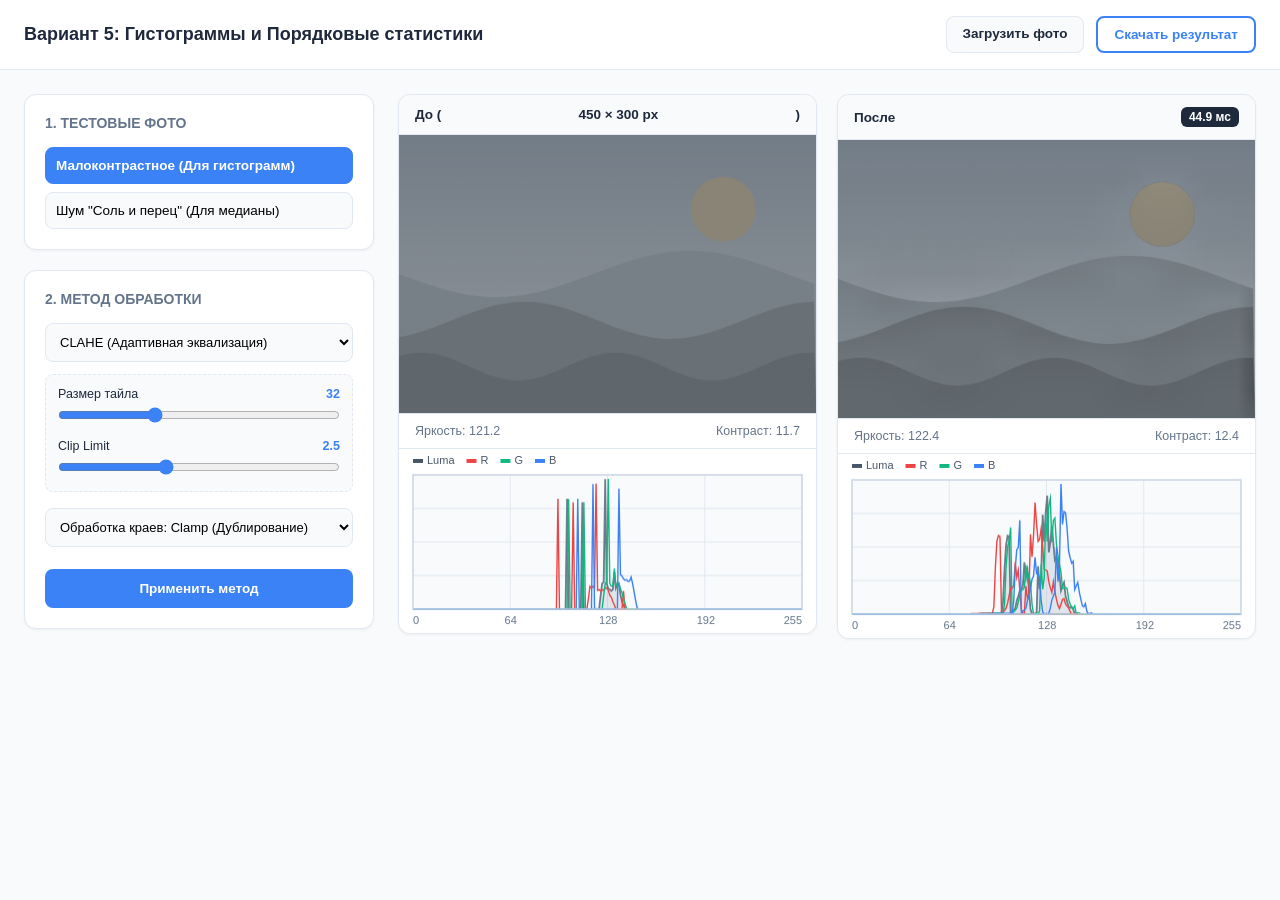
<file: index.html>
<!DOCTYPE html>
<html lang="ru">
<head>
  <meta charset="UTF-8">
  <meta name="viewport" content="width=device-width, initial-scale=1.0">
  <title>ЛР3 — Вариант 5</title>
  <link rel="stylesheet" href="style.css">
</head>
<body>
  <div id="progressBar"></div>
  
  <header class="header">
    <h1>Вариант 5: Гистограммы и Порядковые статистики</h1>
    <div class="actions">
      <label class="btn btn-primary" for="fileInput">Загрузить фото</label>
      <input type="file" id="fileInput" accept="image/*" hidden>
      <button class="btn btn-outline" id="downloadBtn">Скачать результат</button>
    </div>
  </header>

  <main class="container">
    <aside class="sidebar">
      <div class="card">
        <h3>1. Тестовые фото</h3>
        <div class="preset-list" id="presetGrid">
          <button class="preset-btn active" data-preset="lowContrast">Малоконтрастное (Для гистограмм)</button>
          <button class="preset-btn" data-preset="saltPepper">Шум "Соль и перец" (Для медианы)</button>
        </div>
      </div>

      <div class="card">
        <h3>2. Метод обработки</h3>
        <select id="methodSelect" class="input-element">
          <optgroup label="Гистограммы и Контраст (Строка 1)">
            <option value="linear">Линейное контрастирование</option>
            <option value="eqRGB">Эквализация (RGB)</option>
            <option value="eqHSV">Эквализация (HSV - только яркость)</option>
            <option value="clahe">CLAHE (Адаптивная эквализация)</option>
          </optgroup>
          <optgroup label="Порядковые статистики (Столбец 5)">
            <option value="median">Медианный фильтр (Шум)</option>
            <option value="min">Фильтр минимума (Эрозия)</option>
            <option value="max">Фильтр максимума (Дилатация)</option>
          </optgroup>
        </select>

        <div id="dynamicControls" class="controls-area"></div>
        
        <select id="paddingSelect" class="input-element">
          <option value="clamp">Обработка краев: Clamp (Дублирование)</option>
          <option value="reflect">Обработка краев: Reflect (Отражение)</option>
        </select>
        
        <button class="btn btn-accent full-width" id="applyBtn" style="margin-top: 10px;">Применить метод</button>
      </div>
    </aside>

    <section class="workspace">
      <div class="image-grid">
        <div class="card view-box">
          <div class="box-header">До (<span id="srcMeta"></span>)</div>
          <canvas id="srcCanvas"></canvas>
          <div class="stats" id="srcStats"></div>
          <canvas id="srcHistCanvas" class="hist-canvas"></canvas>
        </div>

        <div class="card view-box">
          <div class="box-header">После <span id="perfInfo" class="badge"></span></div>
          <canvas id="dstCanvas"></canvas>
          <div class="stats" id="dstStats"></div>
          <canvas id="dstHistCanvas" class="hist-canvas"></canvas>
        </div>
      </div>
    </section>
  </main>

  <script src="buffer.js"></script>
  <script src="algorithms.js"></script>
  <script src="ui.js"></script>
</body>
</html>
</file>
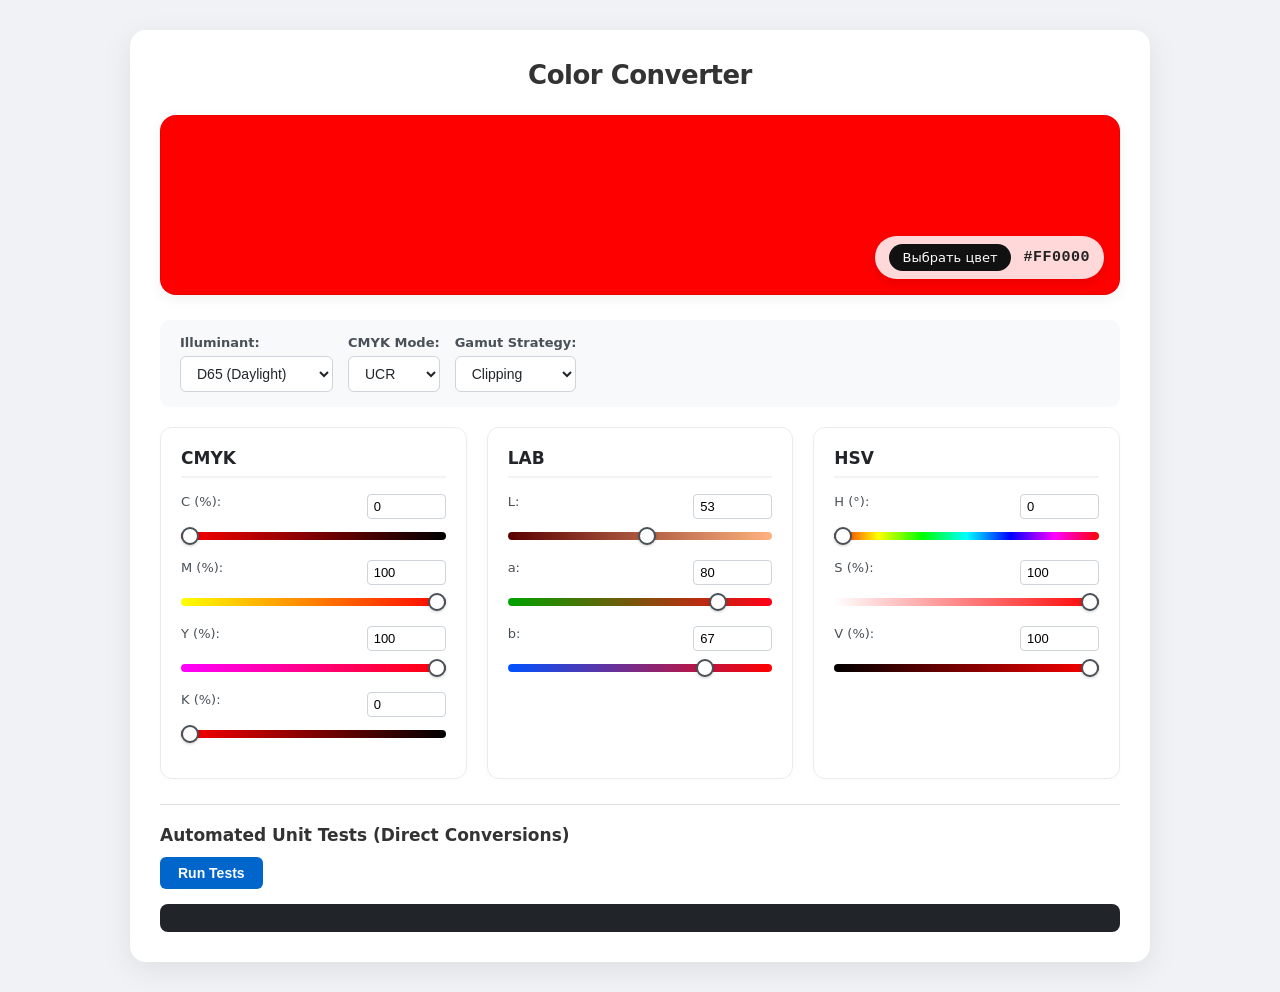
<file: color-converter/index.html>
<!DOCTYPE html>
<html lang="ru">
<head>
  <meta charset="UTF-8">
  <title>Color Converter - Direct Conversion</title>
  <link rel="stylesheet" href="style.css">
</head>
<body>
  <div class="container">
    <h1>Color Converter</h1>

    <div class="main-preview-card" id="colorPreview">
      <div class="preview-overlay">
        <label for="nativePicker" class="picker-btn">
          <span>Выбрать цвет</span>
          <input type="color" id="nativePicker" value="#ff0000">
        </label>
        <span id="hexValue" class="hex-text">#FF0000</span>
      </div>
    </div>

    <div class="top-panel">
      <div class="control-card">
        <label for="illuminant">Illuminant:</label>
        <select id="illuminant">
          <option value="D65" selected>D65 (Daylight)</option>
          <option value="D50">D50 (Print)</option>
          <option value="E">E (Equal Energy)</option>
        </select>
      </div>

      <div class="control-card">
        <label for="cmykMode">CMYK Mode:</label>
        <select id="cmykMode">
          <option value="UCR" selected>UCR</option>
          <option value="GCR">GCR</option>
        </select>
      </div>

      <div class="control-card">
        <label for="gamutStrategy">Gamut Strategy:</label>
        <select id="gamutStrategy">
          <option value="clipping" selected>Clipping</option>
          <option value="scaling">Scaling</option>
        </select>
      </div>
    </div>

    <div id="warning" class="warning hidden">
      Gamut Warning: Color out of range (adjusted).
    </div>

    <div class="grid">
      <div class="card">
        <h2>CMYK</h2>
        <div class="row">
          <label>C (%): <input type="number" id="inputC" min="0" max="100"></label>
          <input type="range" id="rangeC" min="0" max="100">
        </div>
        <div class="row">
          <label>M (%): <input type="number" id="inputM" min="0" max="100"></label>
          <input type="range" id="rangeM" min="0" max="100">
        </div>
        <div class="row">
          <label>Y (%): <input type="number" id="inputY" min="0" max="100"></label>
          <input type="range" id="rangeY" min="0" max="100">
        </div>
        <div class="row">
          <label>K (%): <input type="number" id="inputK" min="0" max="100"></label>
          <input type="range" id="rangeK" min="0" max="100">
        </div>
      </div>

      <div class="card">
        <h2>LAB</h2>
        <div class="row">
          <label>L: <input type="number" id="inputL" min="0" max="100"></label>
          <input type="range" id="rangeL" min="0" max="100">
        </div>
        <div class="row">
          <label>a: <input type="number" id="inputA" min="-128" max="127"></label>
          <input type="range" id="rangeA" min="-128" max="127">
        </div>
        <div class="row">
          <label>b: <input type="number" id="inputB" min="-128" max="127"></label>
          <input type="range" id="rangeB" min="-128" max="127">
        </div>
      </div>

      <div class="card">
        <h2>HSV</h2>
        <div class="row">
          <label>H (°): <input type="number" id="inputH" min="0" max="360"></label>
          <input type="range" id="rangeH" min="0" max="360">
        </div>
        <div class="row">
          <label>S (%): <input type="number" id="inputS" min="0" max="100"></label>
          <input type="range" id="rangeS" min="0" max="100">
        </div>
        <div class="row">
          <label>V (%): <input type="number" id="inputV" min="0" max="100"></label>
          <input type="range" id="rangeV" min="0" max="100">
        </div>
      </div>
    </div>

    <div class="tests-card">
      <h2>Automated Unit Tests (Direct Conversions)</h2>
      <button id="runTestsBtn">Run Tests</button>
      <div id="testResults" class="test-results"></div>
    </div>
  </div>

  <script src="script.js"></script>
</body>
</html>
</file>
<file: style.css>
:root {
  --bg-page: #f8fafc;
  --bg-card: #ffffff;
  --text-main: #1e293b;
  --text-muted: #64748b;
  --border: #e2e8f0;
  --primary: #3b82f6;
  --primary-hover: #2563eb;
  --accent: #10b981;
}

* { box-sizing: border-box; margin: 0; padding: 0; }

body {
  font-family: -apple-system, BlinkMacSystemFont, "Segoe UI", Roboto, sans-serif;
  background-color: var(--bg-page);
  color: var(--text-main);
}

#progressBar {
  height: 4px;
  width: 0%;
  background-color: var(--accent);
  transition: width 0.2s ease;
  position: fixed;
  top: 0; left: 0; z-index: 100;
}

.header {
  background: var(--bg-card);
  padding: 16px 24px;
  display: flex;
  justify-content: space-between;
  align-items: center;
  border-bottom: 1px solid var(--border);
}

.header h1 { font-size: 18px; font-weight: 700; color: var(--text-main); }

.actions { display: flex; gap: 12px; }

.btn {
  padding: 9px 16px;
  border-radius: 8px;
  font-size: 13.5px;
  font-weight: 600;
  cursor: pointer;
  border: none;
  transition: 0.2s;
}

.btn-primary { background: var(--bg-page); color: var(--text-main); border: 1px solid var(--border); }
.btn-primary:hover { background: #e2e8f0; }

.btn-outline { background: transparent; color: var(--primary); border: 2px solid var(--primary); }
.btn-outline:hover { background: var(--primary); color: #fff; }

.btn-accent { background: var(--primary); color: #fff; padding: 12px; }
.btn-accent:hover { background: var(--primary-hover); }
.full-width { width: 100%; }

.container {
  display: grid;
  grid-template-columns: 350px 1fr;
  gap: 24px;
  padding: 24px;
  max-width: 1480px;
  margin: 0 auto;
  align-items: start;
}

.sidebar { display: flex; flex-direction: column; gap: 20px; }

.card {
  background: var(--bg-card);
  border-radius: 12px;
  padding: 20px;
  border: 1px solid var(--border);
  box-shadow: 0 1px 3px rgba(0,0,0,0.05);
}

.card h3 { font-size: 14px; margin-bottom: 16px; text-transform: uppercase; color: var(--text-muted); }

.preset-list { display: flex; flex-direction: column; gap: 8px; }
.preset-btn {
  background: var(--bg-page);
  border: 1px solid var(--border);
  padding: 10px;
  border-radius: 8px;
  text-align: left;
  cursor: pointer;
  font-size: 13.5px;
  transition: 0.2s;
}
.preset-btn:hover { border-color: var(--primary); }
.preset-btn.active { background: var(--primary); color: white; border-color: var(--primary); font-weight: 600; }

.input-element {
  width: 100%;
  padding: 10px;
  border-radius: 8px;
  border: 1px solid var(--border);
  background: var(--bg-page);
  margin-bottom: 12px;
  font-size: 13px;
  outline: none;
}
.input-element:focus { border-color: var(--primary); }

.controls-area {
  background: var(--bg-page);
  padding: 12px;
  border-radius: 8px;
  margin-bottom: 16px;
  border: 1px dashed var(--border);
}
.control-group { margin-bottom: 12px; }
.control-group:last-child { margin-bottom: 0; }
.control-group label { display: flex; justify-content: space-between; font-size: 12.5px; margin-bottom: 6px; }
.control-group span { color: var(--primary); font-weight: bold; }
input[type="range"] { width: 100%; accent-color: var(--primary); cursor: pointer; }

.image-grid { display: grid; grid-template-columns: 1fr 1fr; gap: 20px; align-items: start; }
.view-box { display: flex; flex-direction: column; padding: 0; border-radius: 12px; }

.box-header {
  padding: 12px 16px;
  background: #f8fafc;
  border-bottom: 1px solid var(--border);
  border-radius: 12px 12px 0 0;
  font-weight: 600;
  font-size: 13.5px;
  display: flex;
  justify-content: space-between;
  align-items: center;
  flex-shrink: 0;
}

.badge { background: var(--text-main); color: white; padding: 3px 8px; border-radius: 6px; font-size: 12px; }

.view-box > canvas:not(.hist-canvas) {
  display: block;
  width: 100%;
  height: auto;
  max-height: 320px;
  background: repeating-conic-gradient(#f1f5f9 0% 25%, #ffffff 0% 50%) 50% / 16px 16px;
  object-fit: contain;
  flex-shrink: 0;
}

.hist-canvas {
  display: block;
  width: 100%;
  height: 185px;
  min-height: 185px;
  background: #ffffff;
  border-top: 1px solid var(--border);
  border-radius: 0 0 12px 12px;
  flex-shrink: 0;
}

.stats {
  display: flex;
  justify-content: space-between;
  padding: 10px 16px;
  background: var(--bg-card);
  font-size: 12.5px;
  color: var(--text-muted);
  border-top: 1px solid var(--border);
  flex-shrink: 0;
}

@media (max-width: 1120px) {
  .container { grid-template-columns: 1fr; }
  .image-grid { grid-template-columns: 1fr; }
}
</file>
<file: color-converter/style.css>
body {
  font-family: system-ui, -apple-system, sans-serif;
  background-color: #f0f2f5;
  margin: 0;
  padding: 30px 20px;
  color: #333;
}

.container {
  max-width: 960px;
  margin: 0 auto;
  background: #ffffff;
  padding: 30px;
  border-radius: 16px;
  box-shadow: 0 8px 30px rgba(0, 0, 0, 0.08);
}

h1 {
  text-align: center;
  margin-top: 0;
  margin-bottom: 25px;
  font-size: 26px;
  letter-spacing: -0.5px;
}

.main-preview-card {
  width: 100%;
  height: 180px;
  border-radius: 16px;
  margin-bottom: 25px;
  display: flex;
  align-items: flex-end;
  justify-content: flex-end;
  padding: 16px;
  box-sizing: border-box;
  box-shadow: inset 0 0 0 1px rgba(0, 0, 0, 0.08), 0 4px 15px rgba(0, 0, 0, 0.06);
  transition: background-color 0.15s ease;
}

.preview-overlay {
  display: flex;
  align-items: center;
  gap: 12px;
  background: rgba(255, 255, 255, 0.85);
  backdrop-filter: blur(8px);
  padding: 8px 14px;
  border-radius: 30px;
  box-shadow: 0 4px 12px rgba(0, 0, 0, 0.1);
}

.picker-btn {
  display: inline-flex;
  align-items: center;
  cursor: pointer;
  background: #111;
  color: #fff;
  padding: 6px 14px;
  border-radius: 20px;
  font-size: 13px;
  font-weight: 500;
  transition: opacity 0.2s;
  position: relative;
  overflow: hidden;
}

.picker-btn:hover {
  opacity: 0.9;
}

.picker-btn input[type="color"] {
  position: absolute;
  top: 0;
  left: 0;
  width: 100%;
  height: 100%;
  opacity: 0;
  cursor: pointer;
}

.hex-text {
  font-family: monospace;
  font-size: 15px;
  font-weight: 700;
  color: #222;
  letter-spacing: 0.5px;
}

.top-panel {
  display: flex;
  flex-wrap: wrap;
  gap: 15px;
  margin-bottom: 20px;
  background: #f8f9fa;
  padding: 15px 20px;
  border-radius: 10px;
  align-items: center;
}

.control-card {
  display: flex;
  flex-direction: column;
  gap: 6px;
  font-size: 13px;
  font-weight: 600;
  color: #495057;
}

.control-card select {
  padding: 8px 12px;
  border-radius: 6px;
  border: 1px solid #ced4da;
  background: white;
  font-size: 14px;
  color: #212529;
  outline: none;
}

.warning {
  background-color: #fff3cd;
  color: #856404;
  padding: 12px 16px;
  border-radius: 8px;
  margin-bottom: 20px;
  border: 1px solid #ffeeba;
  font-weight: 500;
  font-size: 14px;
}

.hidden {
  display: none;
}

.grid {
  display: grid;
  grid-template-columns: repeat(auto-fit, minmax(270px, 1fr));
  gap: 20px;
  margin-bottom: 25px;
}

.card {
  border: 1px solid #e9ecef;
  padding: 20px;
  border-radius: 12px;
  background-color: #ffffff;
  box-shadow: 0 2px 8px rgba(0, 0, 0, 0.02);
}

.card h2 {
  margin-top: 0;
  margin-bottom: 16px;
  font-size: 17px;
  border-bottom: 2px solid #f1f3f5;
  padding-bottom: 8px;
  color: #212529;
}

.row {
  margin-bottom: 16px;
}

.row label {
  display: flex;
  justify-content: space-between;
  font-size: 13px;
  font-weight: 500;
  margin-bottom: 6px;
  color: #495057;
}

.row input[type="number"] {
  width: 65px;
  padding: 4px 6px;
  border: 1px solid #ced4da;
  border-radius: 4px;
  font-size: 13px;
}

.row input[type="range"] {
  width: 100%;
  height: 8px;
  border-radius: 4px;
  appearance: none;
  outline: none;
  background: #e9ecef;
  margin: 4px 0;
}

.row input[type="range"]::-webkit-slider-thumb {
  appearance: none;
  width: 18px;
  height: 18px;
  border-radius: 50%;
  background: #ffffff;
  border: 2px solid #495057;
  cursor: pointer;
  box-shadow: 0 1px 3px rgba(0, 0, 0, 0.2);
}

.tests-card {
  border-top: 1px solid #dee2e6;
  padding-top: 20px;
}

.tests-card h2 {
  font-size: 17px;
  margin-top: 0;
  margin-bottom: 12px;
}

.tests-card button {
  padding: 8px 18px;
  background: #0066cc;
  color: white;
  border: none;
  border-radius: 6px;
  cursor: pointer;
  font-weight: 600;
  font-size: 14px;
  transition: background 0.2s;
}

.tests-card button:hover {
  background: #0052a3;
}

.test-results {
  margin-top: 15px;
  font-family: monospace;
  font-size: 13px;
  white-space: pre-wrap;
  background: #212529;
  color: #f8f9fa;
  padding: 14px;
  border-radius: 8px;
  max-height: 200px;
  overflow-y: auto;
}
</file>
